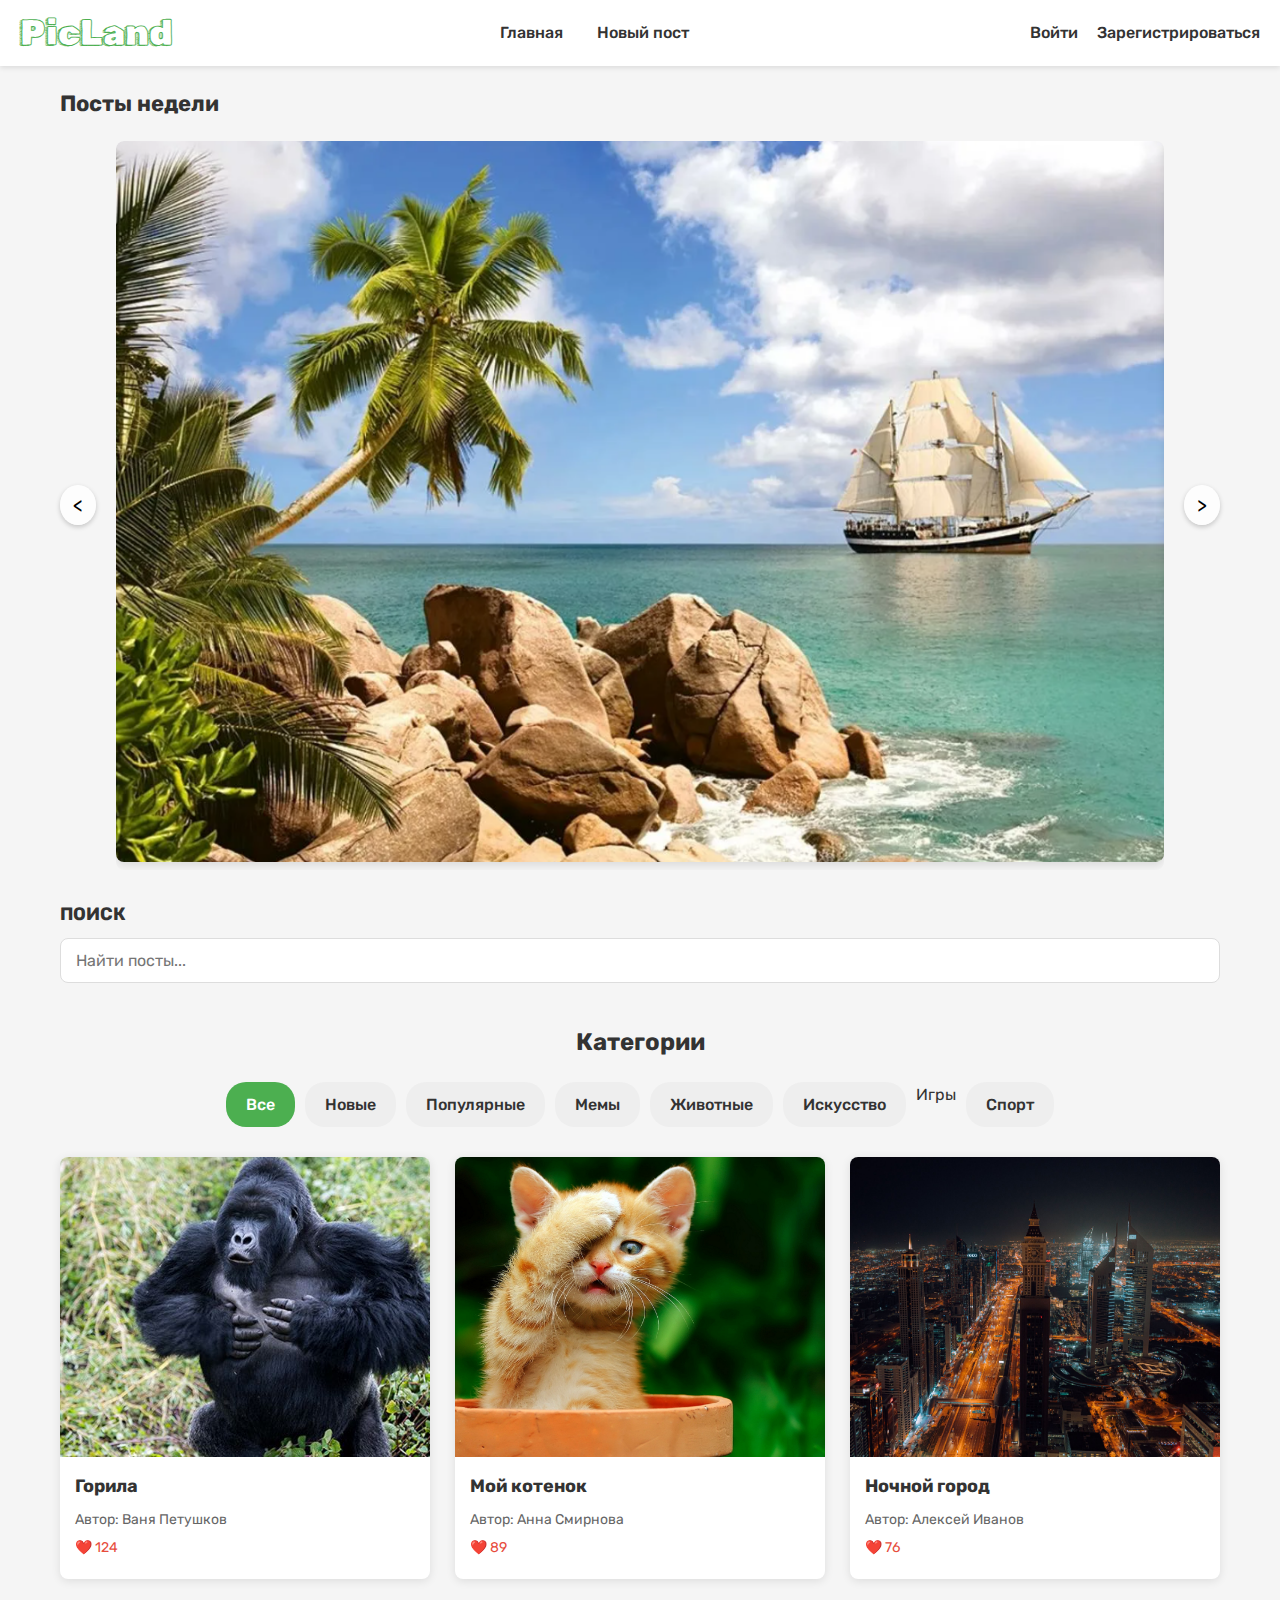
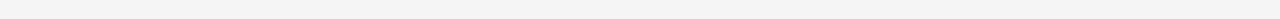
<file: index.html>
<!DOCTYPE html>
<html lang="ru">
<head>
    <meta charset="UTF-8">
    <meta name="viewport" content="width=device-width, initial-scale=1.0">
    <title>PicLand - Главная</title>
    <link rel="stylesheet" href="style.css">
    <link rel="stylesheet" href="auth.css">
    <link href="https://fonts.googleapis.com/css2?family=Rubik:wght@400;500;700&display=swap" rel="stylesheet">
    <link href="https://fonts.googleapis.com/css2?family=Rubik+Doodle+Shadow&display=swap" rel="stylesheet">
</head>
<body>
  <header>
  <a href="index.html" class="logo">PicLand</a>

    <nav>
        <a href="#">Главная</a>
        <a href="new-post.html">Новый пост</a>
    </nav>
    <div class="auth-links">
      <a href="login.html" id="login-btn">Войти</a>
        <a href="register.html" id="register-btn">Зарегистрироваться</a>
    </div>
</header>

    <div class="container">

      <div class="week-posts">
    <h2>Посты недели</h2>
    <div class="carousel">
        <button class="carousel-btn prev-btn">&lt;</button>
        <div class="carousel-container">
            <div class="carousel-track">
                <div class="carousel-slide active">
                    <img src="1.png" alt="Пост недели">
                </div>
                <div class="carousel-slide">
                    <img src="glav2.jpg" alt="Пост недели">
                </div>
                <div class="carousel-slide">
                    <img src="glav3.jpg" alt="Пост недели">
                </div>
            </div>
        </div>
        <button class="carousel-btn next-btn">&gt;</button>
    </div>
</div>

        <div class="search">
            <h3>ПОИСК</h3>
            <input type="text" placeholder="Найти посты...">
        </div>

        <div class="categories">
      <h2>Категории</h2>
      <div class="category-tabs">
          <div class="category-tab active">Все</div>
          <div class="category-tab">Новые</div>
          <div class="category-tab">Популярные</div>
          <div class="category-tab">Мемы</div>
          <div class="category-tab">Животные</div>
          <div class="category-tab">Искусство</div>
          <div class="caыtegory-tab">Игры</div>
          <div class="category-tab">Спорт</div>
      </div>

      <div class="posts-grid">
          <!-- Пост 1 -->
          <div class="grid-post">
              <img src="mypost1.jpg" alt="Горила">
              <div class="post-info">
                  <h3>Горила</h3>
                  <p class="post-author">Автор: Ваня Петушков</p>
                  <p class="post-likes">❤️ 124</p>
              </div>
          </div>

          <!-- Пост 2 -->
          <div class="grid-post">
              <img src="dontmypost1.jpg" alt="Котенок">
              <div class="post-info">
                  <h3>Мой котенок</h3>
                  <p class="post-author">Автор: Анна Смирнова</p>
                  <p class="post-likes">❤️ 89</p>
              </div>
          </div>

          <!-- Пост 3 -->
          <div class="grid-post">
              <img src="dontmypost2.jpg" alt="Городской пейзаж">
              <div class="post-info">
                  <h3>Ночной город</h3>
                  <p class="post-author">Автор: Алексей Иванов</p>
                  <p class="post-likes">❤️ 76</p>
              </div>
          </div>

      </div>
  </div>


    <script src="script.js"></script>


</body>
</html>
</file>
<file: style.css>
@import url('https://fonts.googleapis.com/css2?family=Rubik:wght@400;500;700&display=swap');

/* Общие стили */
* {
    margin: 0;
    padding: 0;
    box-sizing: border-box;
    font-family: 'Rubik';
}

body {
    background-color: #f5f5f5;
    color: #333;
    line-height: 1.6;
    font-family: 'Rubik';
    font-weight: 400;
}

/* Шапка */
header {
    background-color: white;
    padding: 15px 20px;
    display: flex;
    justify-content: space-between;
    align-items: center;
    box-shadow: 0 2px 5px rgba(0,0,0,0.1);
}


/* Стили для логотипа */
.logo {
    font-family: 'Rubik Doodle Shadow', system-ui;
    font-weight: 400;
    font-size: 36px;
    line-height: 100%;
    letter-spacing: 0;
    color: #4CAF50;
    text-decoration: none; /* Убираем подчеркивание у ссылки */
    display: inline-flex;
    align-items: center;
    gap: 8px;
    transition: transform 0.3s ease, opacity 0.3s ease;
}

.logo:hover {
    transform: scale(1.05); /* Легкое увеличение при наведении */
    opacity: 0.9;
}

.logo:active {
    transform: scale(0.98); /* Эффект нажатия */
}



nav a {
    margin: 0 15px;
    text-decoration: none;
    color: #333;
    font-weight: 500;
    transition: color 0.3s;
}

nav a:hover {
    color: #4CAF50;
}

.auth-links a {
    margin-left: 15px;
    text-decoration: none;
    color: #333;
    font-weight: 500;
}

.auth-links a:hover {
    color: #4CAF50;
}

/* Основной контент */
.container {
    max-width: 1200px;
    margin: 20px auto;
    padding: 0 20px;
}

.week-posts {
    margin-bottom: 30px;
}

.week-posts h2 {
    margin-bottom: 15px;
    font-size: 22px;
}

.post {
    background-color: white;
    border-radius: 8px;
    padding: 15px;
    margin-bottom: 20px;
    box-shadow: 0 1px 3px rgba(0,0,0,0.1);
}

.post img {
    width: 100%;
    border-radius: 5px;
}

/* Поиск */
.search {
    margin: 30px 0;
}

.search h3 {
    margin-bottom: 10px;
    font-size: 18px;
}

.search input {
    width: 100%;
    padding: 12px 15px;
    border: 1px solid #ddd;
    border-radius: 8px;
    font-size: 16px;
    transition: border-color 0.3s;
}

.search input:focus {
    border-color: #4CAF50;
    outline: none;
}

/* Категории */
.categories {
    margin: 40px 0;
}

.categories h2 {
    text-align: center;
    margin-bottom: 20px;
    font-size: 24px;
}

.category-tabs {
    display: flex;
    justify-content: center;
    flex-wrap: wrap;
    gap: 10px;
    margin-bottom: 30px;
}

.category-tab {
    padding: 10px 20px;
    background-color: #eee;
    border-radius: 20px;
    cursor: pointer;
    font-weight: 500;
    transition: all 0.3s;
}

.category-tab:hover {
    background-color: #ddd;
}

.category-tab.active {
    background-color: #4CAF50;
    color: white;
}

/* Стили для сетки постов */
.posts-grid {
    display: grid;
    grid-template-columns: repeat(3, 1fr); /* Три колонки */
    gap: 25px;
    margin-top: 30px;
}

.grid-post {
    background-color: white;
    border-radius: 8px;
    overflow: hidden;
    box-shadow: 0 2px 10px rgba(0,0,0,0.1);
    transition: transform 0.3s, box-shadow 0.3s;
    animation: fadeIn 0.5s ease-out;
}
@keyframes fadeIn {
    from { opacity: 0; transform: translateY(10px); }
    to { opacity: 1; transform: translateY(0); }
}

.grid-post:hover {
    transform: translateY(-5px);
    box-shadow: 0 5px 15px rgba(0,0,0,0.1);
}

.grid-post img {
    width: 100%;
    height: 300px;
    object-fit: cover;
    display: block;
}

.post-info {
    padding: 15px;
}

.post-info h3 {
    margin-bottom: 8px;
    font-size: 18px;
}

.post-author, .post-likes {
    font-size: 14px;
    color: #666;
    margin-bottom: 5px;
}

.post-likes {
    color: #e74c3c;
}
.category-tab.active {
    background-color: #4CAF50;
    color: white;
}

/* Адаптивность для мобильных устройств */
@media (max-width: 900px) {
    .posts-grid {
        grid-template-columns: repeat(2, 1fr); /* Две колонки на планшетах */
    }
}

@media (max-width: 600px) {
    .posts-grid {
        grid-template-columns: 1fr; /* Одна колонка на мобильных */
    }
}

/* Кнопки */
.btn {
    padding: 10px 20px;
    border: none;
    border-radius: 5px;
    cursor: pointer;
    font-weight: bold;
    transition: background-color 0.3s;
}

.btn-green {
    background-color: #4CAF50;
    color: white;
}

.btn-green:hover {
    background-color: #45a049;
}

/* Страница нового поста */
.create-post {
    background-color: white;
    padding: 30px;
    border-radius: 8px;
    box-shadow: 0 1px 3px rgba(0,0,0,0.1);
    margin-top: 20px;
}

.create-post h1 {
    margin-bottom: 30px;
    font-size: 28px;
}

.post-form {
    display: flex;
    gap: 30px;
}

.image-upload {
    flex: 1;
}

.image-preview {
    width: 100%;
    height: 400px;
    background-color: #eee;
    margin-bottom: 15px;
    display: flex;
    justify-content: center;
    align-items: center;
    overflow: hidden;
    border-radius: 8px;
}

.image-preview img {
    max-width: 100%;
    max-height: 100%;
}

.form-fields {
    flex: 1;
}

.form-group {
    margin-bottom: 20px;
}

.form-group label {
    display: block;
    margin-bottom: 8px;
    font-weight: bold;
}

.form-group input,
.form-group textarea,
.form-group select {
    width: 100%;
    padding: 12px 15px;
    border: 1px solid #ddd;
    border-radius: 8px;
    font-size: 16px;
}

.form-group textarea {
    height: 120px;
    resize: vertical;
}

.buttons {
    display: flex;
    gap: 15px;
    margin-top: 30px;
}

.btn-danger {
    background-color: #f44336;
    color: white;
}

.btn-danger:hover {
    background-color: #d32f2f;
}

.gif-link {
    margin-top: 30px;
    padding: 15px;
    background-color: #f9f9f9;
    border-radius: 8px;
    font-size: 14px;
}

.user-links {
    display: flex;
    align-items: center;
}

.user-links a {
    margin-left: 15px;
    text-decoration: none;
    color: #333;
    font-weight: 500;
}

.username {
    margin-left: 15px;
    font-weight: bold;
    color: #4CAF50;
}

/* Стили для авторизованного пользователя */
.user-links {
    display: flex;
    align-items: center;
    gap: 15px;
}

.logout {
    color: #333;
    text-decoration: none;
    font-weight: 500;
    transition: color 0.3s;
}

.logout:hover {
    color: #f44336;
}

.username {
    font-weight: 700;
    color: #4CAF50;
    background: #f0f9f0;
    padding: 5px 10px;
    border-radius: 20px;
}

/* Дополнительные стили для кнопок */
.btn-danger {
    background: #f44336;
    color: white;
}

.btn-danger:hover {
    background: #d32f2f;
}

.btn-purple {
    background: #9c27b0;
    color: white;
}

.btn-purple:hover {
    background: #7b1fa2;
}

/* Стили для disabled полей */
input:disabled {
    background: #f5f5f5;
    color: #666;
    cursor: not-allowed;
}

/* Стили для карусели */

.carousel {
    position: relative;
    display: flex;
    align-items: center;
    gap: 20px;
    margin: 20px 0;
}

.carousel-container {
    width: 100%;
    overflow: hidden;
    border-radius: 8px;
}

.carousel-track {
    display: flex;
    transition: transform 0.5s ease-in-out;
}


.carousel-slide {
    min-width: 100%;

}

.carousel-slide.active {
    display: block;
}

.carousel-slide img {
    width: 100%;
    border-radius: 8px;
    box-shadow: 0 4px 8px rgba(0,0,0,0.1);
}

.carousel-btn {
    background: rgba(255,255,255,0.8);
    border: none;
    border-radius: 50%;
    width: 40px;
    height: 40px;
    font-size: 20px;
    cursor: pointer;
    display: flex;
    align-items: center;
    justify-content: center;
    box-shadow: 0 2px 5px rgba(0,0,0,0.2);
    transition: all 0.3s;
    z-index: 10;
}

.carousel-btn:hover {
    background: #4CAF50;
    color: white;
}

/* Адаптивность */
@media (max-width: 768px) {
    .carousel-btn {
        width: 30px;
        height: 30px;
        font-size: 16px;
    }
}

/*плавные прокрутки в профиле*/
html {
    scroll-behavior: smooth;
    transition: all 0.3s ease;
}
</file>
<file: auth.css>
/* Карточка авторизации */
.auth-card {
    background-color: white;
    border-radius: 12px;
    box-shadow: 0 5px 15px rgba(0,0,0,0.1);
    padding: 40px;
    width: 100%;
    max-width: 480px;
    margin: 0 auto;
    transition: all 0.3s ease;
}


.auth-title {
    font-family: 'Rubik', sans-serif;
    font-weight: 700;
    font-size: 28px;
    text-align: center;
    margin-bottom: 30px;
    color: #333;
}

/* Форма */
.auth-form {
    display: flex;
    flex-direction: column;
    gap: 20px;
}

.form-group {
    margin-bottom: 15px;
}

.form-group label {
    display: block;
    margin-bottom: 8px;
    font-weight: 500;
    color: #555;
}

.form-group input {
    width: 100%;
    padding: 14px 16px;
    border: 1px solid #ddd;
    border-radius: 8px;
    font-size: 16px;
    transition: border-color 0.3s;
}

.form-group input:focus {
    border-color: #4CAF50;
    outline: none;
    box-shadow: 0 0 0 2px rgba(76, 175, 80, 0.2);
}

/* Опции формы */
.form-options {
    display: flex;
    justify-content: space-between;
    align-items: center;
    margin: 15px 0;
}

.remember-me {
    display: flex;
    align-items: center;
    gap: 8px;
    font-size: 14px;
    color: #555;
}

.forgot-password {
    font-size: 14px;
    color: #666;
    text-decoration: none;
    transition: color 0.2s ease;
}

.forgot-password:hover {
    color: #4CAF50;
    text-decoration: underline;
}

/* Футер формы */
.auth-footer {
    text-align: center;
    margin-top: 20px;
    font-size: 15px;
    color: #666;
}

.auth-footer a {
    color: #4CAF50;
    text-decoration: none;
    font-weight: 500;
}

.auth-footer a:hover {
    text-decoration: underline;
}

/* Адаптивность */
@media (max-width: 600px) {
    .auth-card {
        padding: 30px 20px;
    }

    .auth-title {
        font-size: 24px;
    }

    .logo {
        font-size: 28px;
    }
}
</file>
